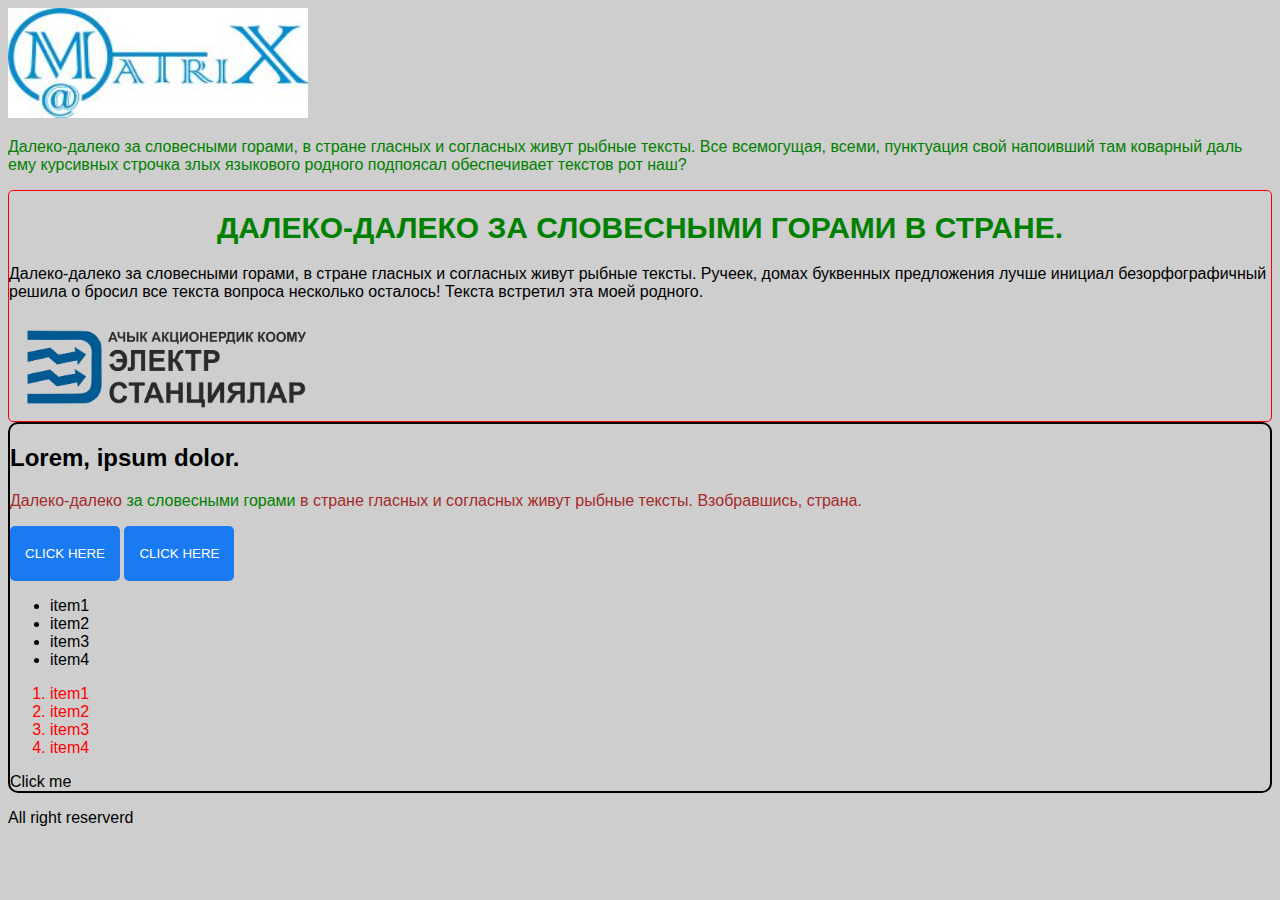
<file: classwork1/index.html>
<!DOCTYPE html>
<html lang="en">
    <head>
        <meta charset="UTF-8">
        <meta name="viewport" content="width=device-width, initial-scale=1.0">
        <title>Document</title>
        <link rel="stylesheet" href="css/style.css">
    </head>

    <body>
        <header>
            <img src="images/logo_matrix2.jpg" alt="matrix_logo" class="logo-matrix">
            <nav>
                <a href="about"></a>
                <a href="contact"></a>
            </nav>
            <p class="text">Далеко-далеко за словесными горами, в стране гласных и согласных живут рыбные тексты. Все всемогущая, всеми, пунктуация свой напоивший там коварный даль ему курсивных строчка злых языкового родного подпоясал обеспечивает текстов рот наш?</p>
        </header>

        <section id="text-section">
            <h1 class="main-title">Далеко-далеко за словесными горами в стране.</h1>
            <p>Далеко-далеко за словесными горами, в стране гласных и согласных живут рыбные тексты. Ручеек, домах буквенных предложения лучше инициал безорфографичный решила о бросил все текста вопроса несколько осталось! Текста встретил эта моей родного.</p>
            <img src="images/Logo_Elecric_Station.png" height="100" alt="logo_ES">
        </section>

        <div class="my-section">
            <h2>Lorem, ipsum dolor.</h2>
            <p class="simple-text">Далеко-далеко <span class="green-title">за словесными горами</span> в стране гласных
                и согласных живут рыбные тексты. Взобравшись, страна.</p>

            <a href="https://mail.ru" target="_blank"><button class="my-button">click here</button></a>
            <button class="my-button">click here</button>
            <ul>
                <li>item1</li>
                <li>item2</li>
                <li>item3</li>
                <li>item4</li>
            </ul>

            <ol>
                <li>item1</li>
                <li>item2</li>
                <li>item3</li>
                <li>item4</li>
            </ol>
            <a href="https://mail.ru" class="link">Click me</a>
        </div>

        <footer>
            <p>All right reserverd</p>
        </footer>
    </body>
</html>
</file>
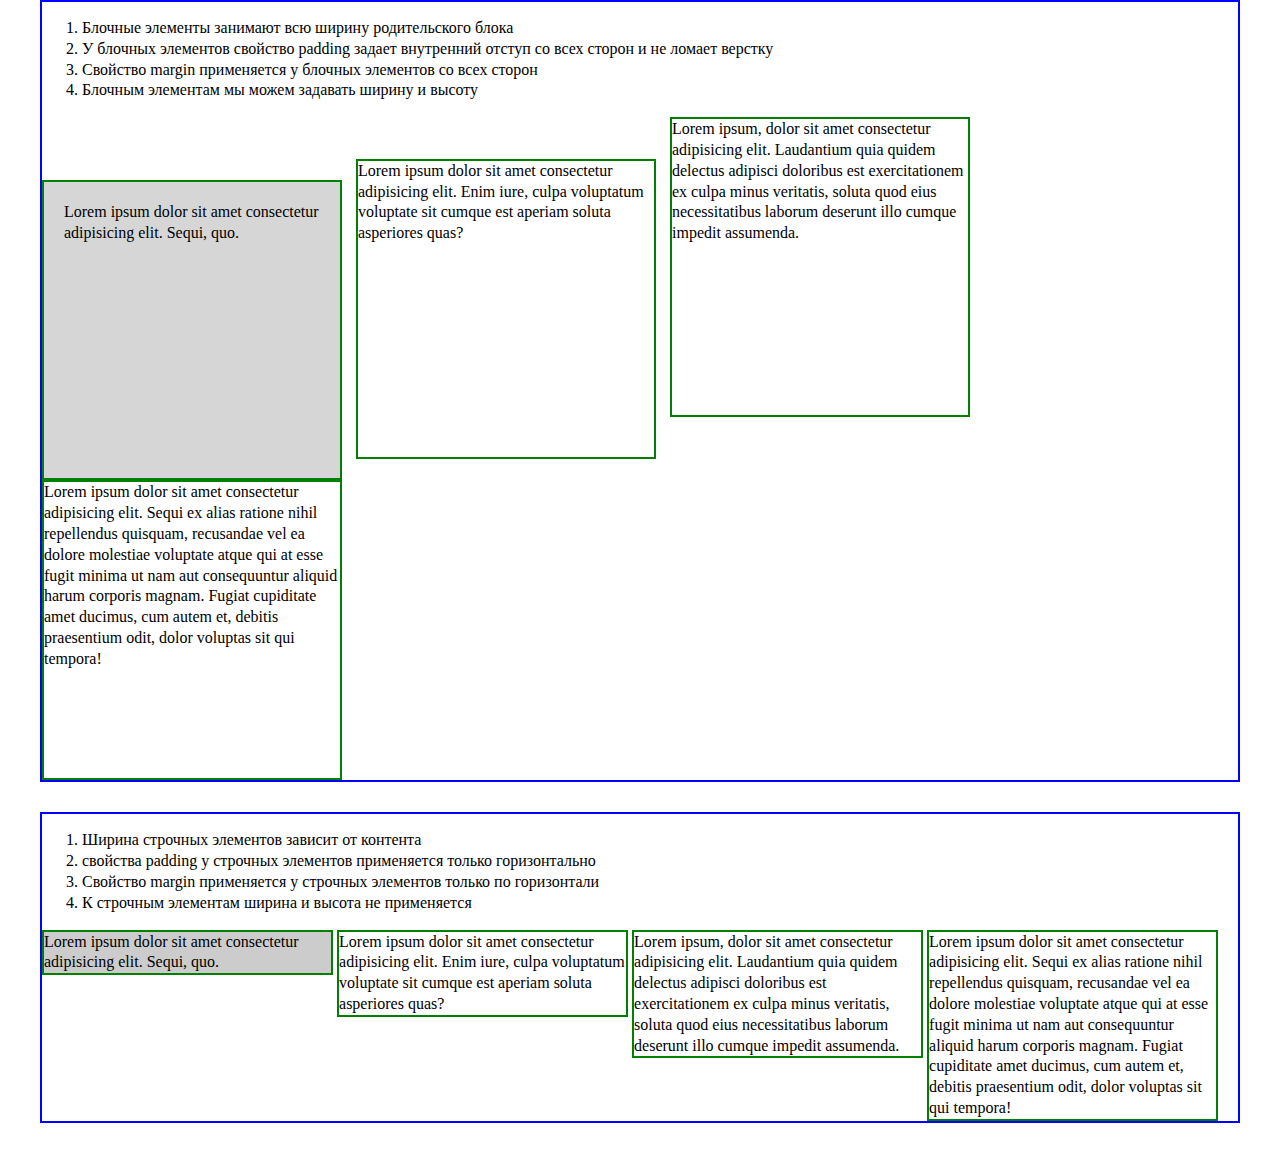
<file: classwork2/index.html>
<!DOCTYPE html>
<html lang="en">
<head>
    <meta charset="UTF-8">
    <meta name="viewport" content="width=device-width, initial-scale=1.0">
    <title>Document</title>
    <link rel="stylesheet" href="css/style.css">
</head>
<body>
     <div class="container">
        <div class="boxes">
            <ol>
                <li>Блочные элементы занимают всю ширину родительского блока</li>
                <li>У блочных элементов свойство padding задает внутренний отступ со всех сторон и не ломает верстку</li>
                <li>Свойство margin применяется у блочных элементов со всех сторон</li>
                <li>Блочным элементам мы можем задавать ширину и высоту</li>

            </ol>
            <div class="box box-1">
                Lorem ipsum dolor sit amet consectetur adipisicing elit. Sequi, quo.
            </div>
            <div class="box box-2">
                Lorem ipsum dolor sit amet consectetur adipisicing elit. Enim iure, culpa voluptatum voluptate sit cumque est aperiam soluta asperiores quas?
            </div>
            <div class="box">
                Lorem ipsum, dolor sit amet consectetur adipisicing elit. Laudantium quia quidem delectus adipisci doloribus est exercitationem ex culpa minus veritatis, soluta quod eius necessitatibus laborum deserunt illo cumque impedit assumenda.
            </div>
            <div class="box">
                Lorem ipsum dolor sit amet consectetur adipisicing elit. Sequi ex alias ratione nihil repellendus quisquam, recusandae vel ea dolore molestiae voluptate atque qui at esse fugit minima ut nam aut consequuntur aliquid harum corporis magnam. Fugiat cupiditate amet ducimus, cum autem et, debitis praesentium odit, dolor voluptas sit qui tempora!
            </div>
        </div>
        <div class="boxes">
            <ol>
                <li>Ширина строчных элементов зависит от контента</li>
                <li>свойства padding у строчных элементов применяется только горизонтально</li>
                <li>Свойство margin применяется у строчных элементов только по горизонтали</li>
                <li>К строчным элементам ширина и высота не применяется</li>
            </ol>
            <span class="elem elem-1">Lorem ipsum dolor sit amet consectetur adipisicing elit. Sequi, quo.</span>
            <span class="elem">Lorem ipsum dolor sit amet consectetur adipisicing elit. Enim iure, culpa voluptatum
                voluptate sit cumque est aperiam soluta asperiores quas?</span>
            <span class="elem">Lorem ipsum, dolor sit amet consectetur adipisicing elit. Laudantium quia quidem delectus
                adipisci doloribus est exercitationem ex culpa minus veritatis, soluta quod eius necessitatibus laborum
                deserunt illo cumque impedit assumenda.</span>
            <span class="elem">Lorem ipsum dolor sit amet consectetur adipisicing elit. Sequi ex alias ratione nihil
                repellendus quisquam, recusandae vel ea dolore molestiae voluptate atque qui at esse fugit minima ut nam
                aut consequuntur aliquid harum corporis magnam. Fugiat cupiditate amet ducimus, cum autem et, debitis
                praesentium odit, dolor voluptas sit qui tempora!</span>
        </div>
     </div>
</body>
</html>
</file>
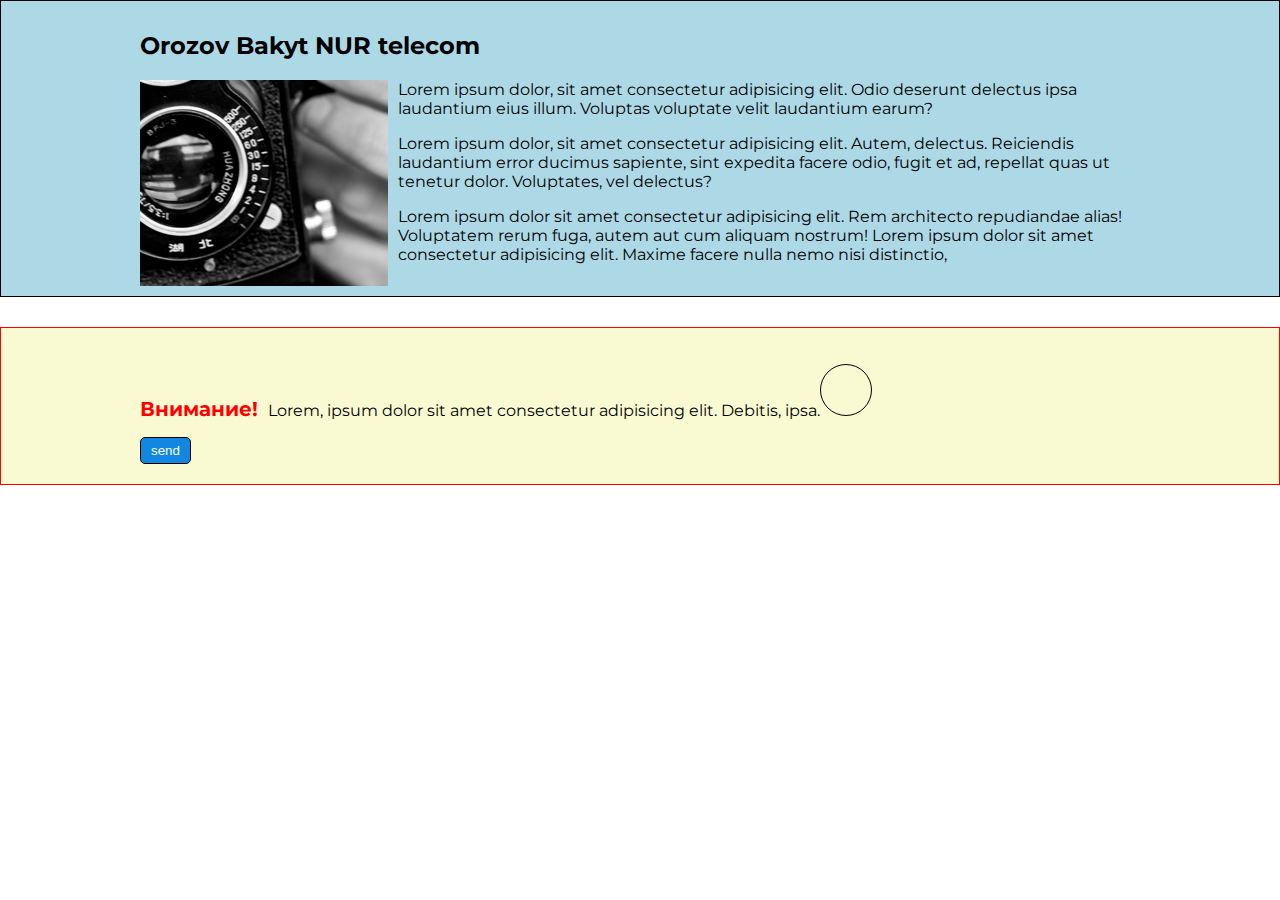
<file: classwork3/index.html>
<!DOCTYPE html>
<html lang="en">
<head>
    <meta charset="UTF-8">
    <meta name="viewport" content="width=device-width, initial-scale=1.0">
    <link rel="preconnect" href="https://fonts.googleapis.com">
    <link rel="preconnect" href="https://fonts.gstatic.com" crossorigin>
    <link href="https://fonts.googleapis.com/css2?family=Montserrat:wght@400;600;800&display=swap" rel="stylesheet">
    <link rel="stylesheet" href="css/style.css">
    <title>Document</title>
</head>
<body>
    <div class="block">
        <div class="container clearfix">
            <h2>Orozov Bakyt NUR telecom</h2>
            <img src="images/photo-1.jpg" alt="photo-1" class="my-image">
            <p>Lorem ipsum dolor, sit amet consectetur adipisicing elit. Odio deserunt delectus ipsa laudantium eius illum. Voluptas voluptate velit laudantium earum?</p>
            <p>Lorem ipsum dolor, sit amet consectetur adipisicing elit. Autem, delectus. Reiciendis laudantium error ducimus sapiente, sint expedita facere odio, fugit et ad, repellat quas ut tenetur dolor. Voluptates, vel delectus?</p>
            <p>Lorem ipsum dolor sit amet consectetur adipisicing elit. Rem architecto repudiandae alias! Voluptatem rerum fuga, autem aut cum aliquam nostrum! Lorem ipsum dolor sit amet consectetur adipisicing elit. Maxime facere nulla nemo nisi distinctio, </p>
            
            <!-- <div class="clear"></div> -->
        </div>
    </div>
    <div class="main-block">
        <div class="container">
            <p class="my-text">Lorem, ipsum dolor sit amet consectetur adipisicing elit. Debitis, ipsa.</p>
            <button class="my-button" type="button">send</button>
        </div>
    </div>
    
</body>
</html>
</file>
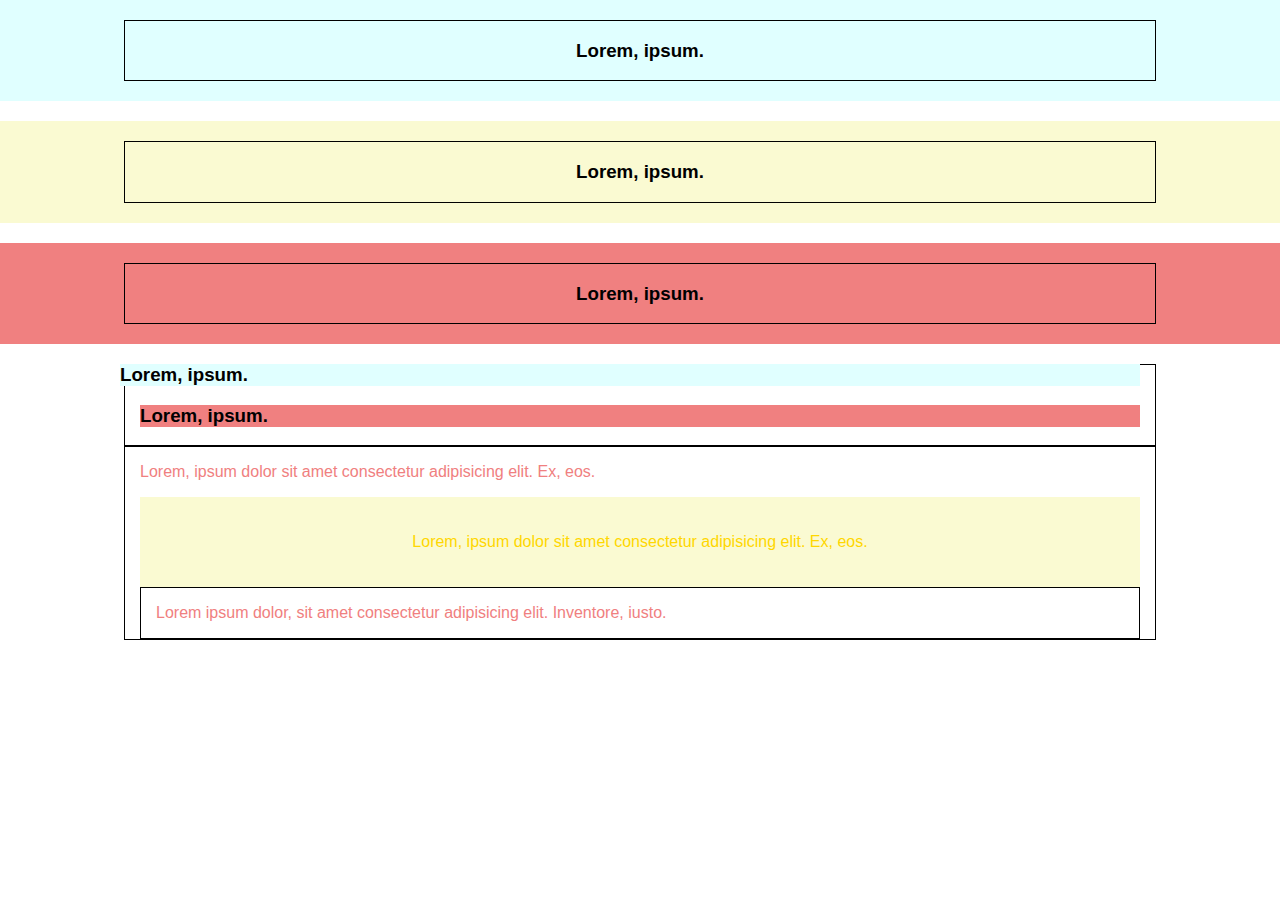
<file: test/index.html>
<!DOCTYPE html>
<html lang="en">
<head>
    <meta charset="UTF-8">
    <meta name="viewport" content="width=device-width, initial-scale=1.0">
    <link rel="stylesheet" href="css/style.css">
    <title>Document</title>
</head>
<body>
    <div class="block block-1">
        <div class="container">
            <h3>Lorem, ipsum.</h3>
        </div>
    </div>

    <div class="block block-2">
        <div class="container">
            <h3>Lorem, ipsum.</h3>
        </div>
    </div>

    <div class="block block-3">
        <div class="container">
            <h3>Lorem, ipsum.</h3>
        </div>
    </div>

    <div class="container">
        <div class="card card-1">
            <h3>Lorem, ipsum.</h3>
        </div>

        <div class="card card-2">
            <h3>Lorem, ipsum.</h3>
        </div>
    </div>

    <div class="container">
        <div class="test-block">
            <p>Lorem, ipsum dolor sit amet consectetur adipisicing elit. Ex, eos.</p>
        </div>
        <div class="test-block block">
            <p>Lorem, ipsum dolor sit amet consectetur adipisicing elit. Ex, eos.</p>
        </div>
        <div class="container">
            <p>Lorem ipsum dolor, sit amet consectetur adipisicing elit. Inventore, iusto.</p>
        </div>
    </div>
    


</body>
</html>
</file>
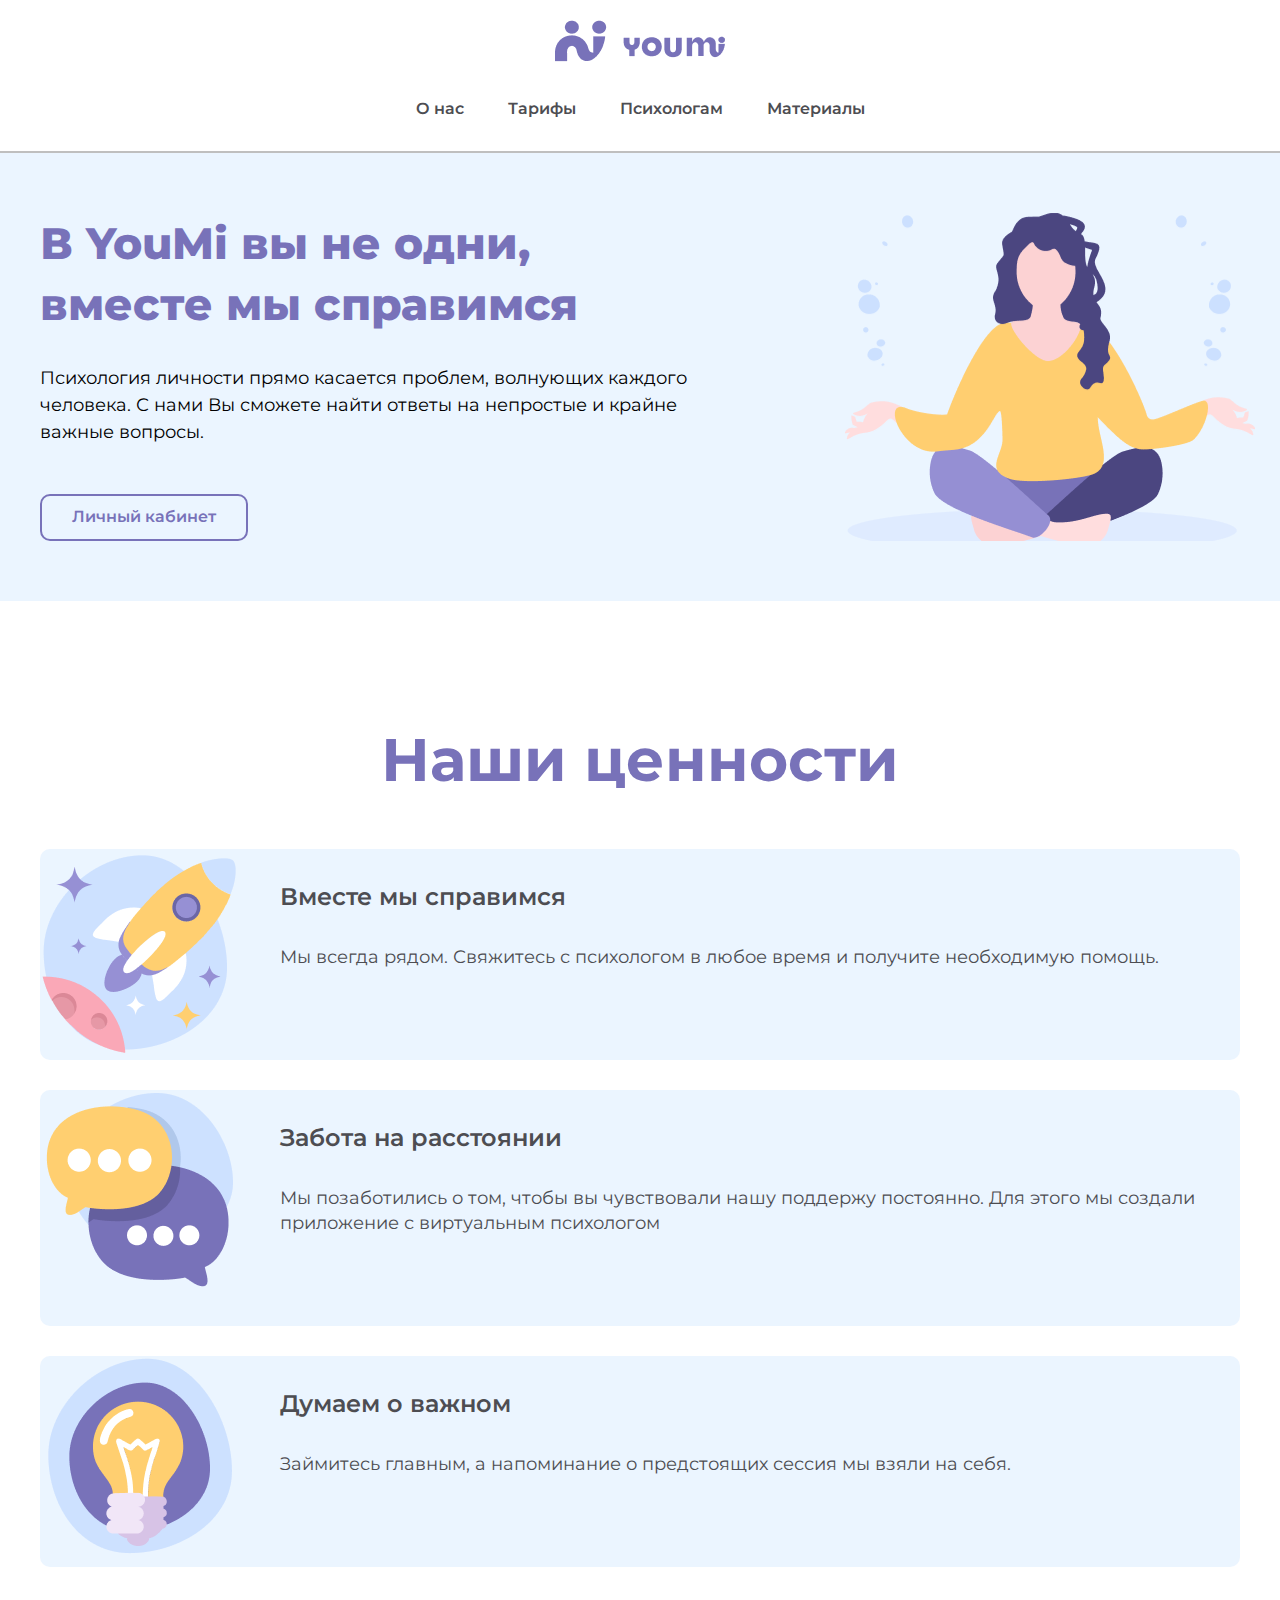
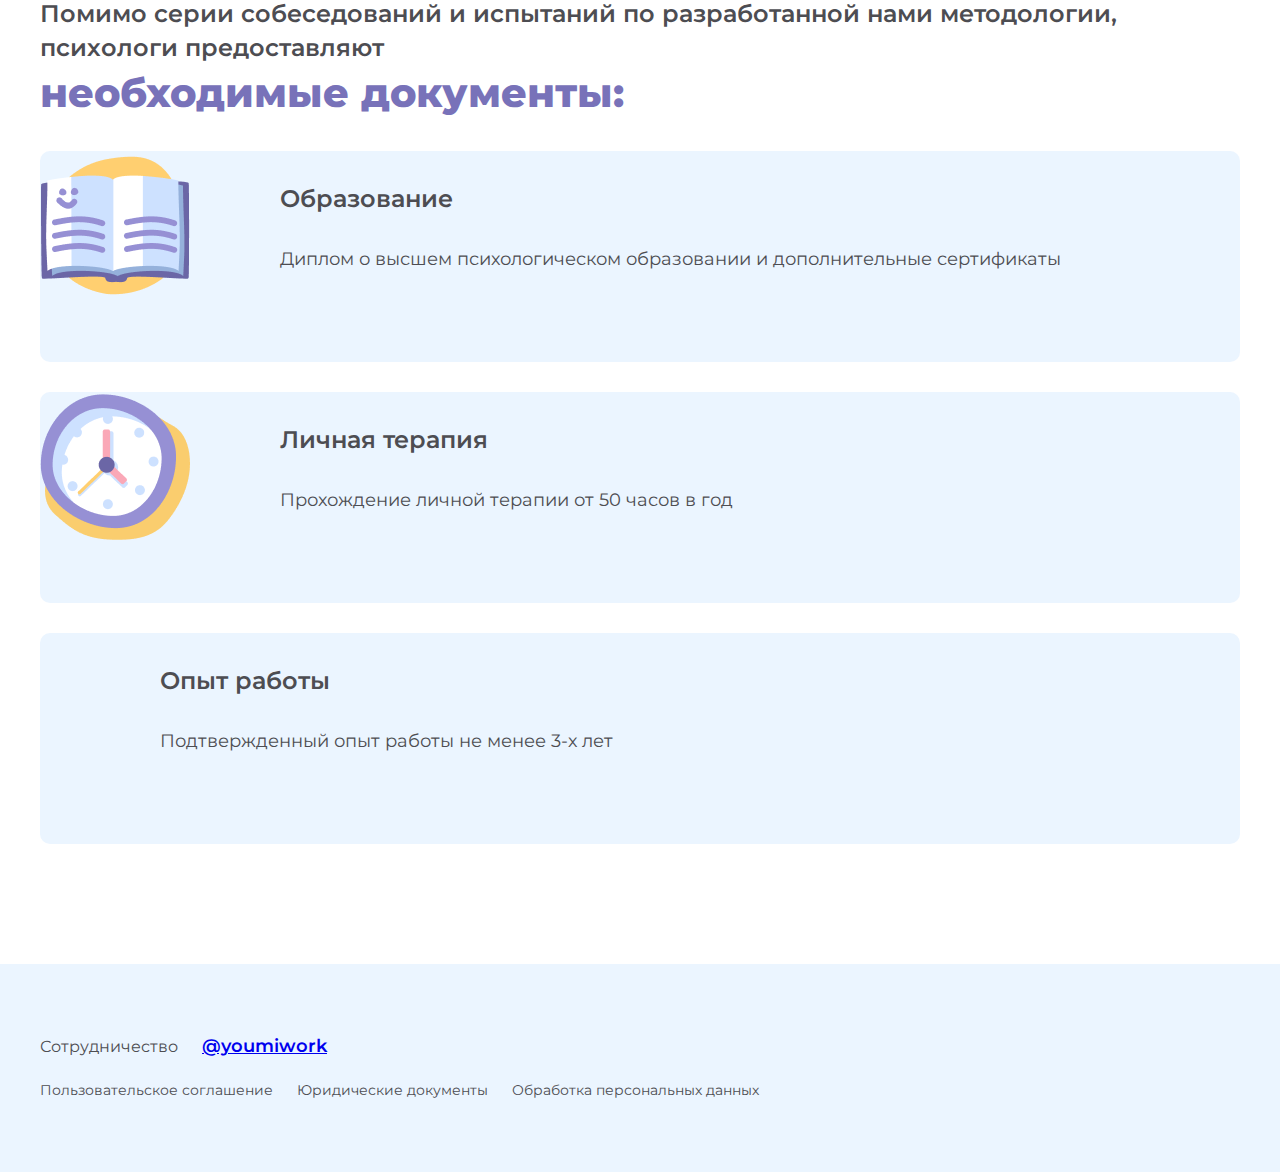
<file: Homework/homework1/index.html>
<!DOCTYPE html>
<html lang="en">
<head>
    <meta charset="UTF-8">
    <meta name="viewport" content="width=device-width, initial-scale=1.0">
    <title>Youmi</title>
    <link rel="preconnect" href="https://fonts.googleapis.com">
    <link rel="preconnect" href="https://fonts.gstatic.com" crossorigin>
    <link href="https://fonts.googleapis.com/css2?family=Montserrat:wght@400;600;800&display=swap" rel="stylesheet">
    <link rel="stylesheet" href="css/style.css">
</head>
<body>
    <header class="header">
        <div class="container">
            <a href="/" class="logo"><img src="images/logo.png" alt="Youmi"></a>
            <nav class="main-navigation">
                <ul>
                    <li><a href="#">О нас</a></li>
                    <li><a href="#">Тарифы</a></li>
                    <li><a href="#">Психологам</a></li>
                    <li><a href="#">Материалы</a></li>
                </ul>
            </nav>
        </div>
    </header>
    <div class="main-block">
        <div class="container main-block-bg">
            <div class="main-info">
                <h1 class="main-title">В YouMi вы не одни, вместе мы справимся</h1>
                <p class="main-text">Психология личности прямо касается проблем, волнующих каждого человека. С нами Вы сможете найти ответы на непростые и крайне важные вопросы.</p>
                <a href="#" class="link-class">Личный кабинет</a>
            </div>            
        </div>
    </div>
    <div class="cards">
        <div class="container">
            <div class="card-title">
                <h2>Наши ценности</h2>
            </div>
            <div class="card card-block-bg1">
                <h2 class="card-title-h2">Вместе мы справимся</h2>
                <p class="card-text-p">Мы всегда рядом. Свяжитесь с психологом в любое время и получите необходимую
                    помощь.</p>
            </div>
            <div class="card card-block-bg2">
                <h2 class="card-title-h2">Забота на расстоянии</h2>
                <p class="card-text-p">Мы позаботились о том, чтобы вы чувствовали нашу поддержу постоянно. Для этого мы
                    создали приложение с виртуальным психологом</p>
            </div>
            <div class="card card-block-bg3">
                <h2 class="card-title-h2">Думаем о важном </h2>
                <p class="card-text-p">Займитесь главным, а напоминание о предстоящих сессия мы взяли на себя.</p>
            </div>
        </div>
    </div>
    <div class="doc">
        <div class="container">
            <div>
                 <p class="doc-text">Помимо серии собеседований и испытаний по разработанной нами методологии, психологи предоставляют
                 </p>
                <h3 class="doc-title">необходимые документы:</h3>             
            </div>
            <div class="card card-block-bg4">
                <h2 class="card-title-h2">Образование</h2>
                <p class="card-text-p">Диплом о высшем психологическом образовании и дополнительные сертификаты </p>
            </div>
            <div class="card card-block-bg5">
                <h2 class="card-title-h2">Личная терапия</h2>
                <p class="card-text-p">Прохождение личной терапии от 50 часов в год</p>
            </div>
            <div class="card card-block-bg6">
                <h2 class="card-title-h2">Опыт работы</h2>
                <p class="card-text-p">Подтвержденный опыт работы не менее 3-х лет</p>
            </div>
        </div>
    </div>
    <div class="footer">
            <div class="container">
                <div class="footer-info">
                    <ul>
                        <li>Сотрудничество</li>
                        <li class="footer-link"><a href="#">@youmiwork</a></li>
                    </ul>
                    <!-- <p>Сотрудничество <span></span></p>
                    <a href="#">@youmiwork</a> -->
                    <ul class="footer-ul">
                        <li><a href="#">Пользовательское соглашение</a></li>
                        <li><a href="#">Юридические документы</a></li>
                        <li><a href="#">Обработка персональных данных</a></li>
                    </ul>
                </div>
               
            </div>        
    </div>
</body>
</html>
</file>
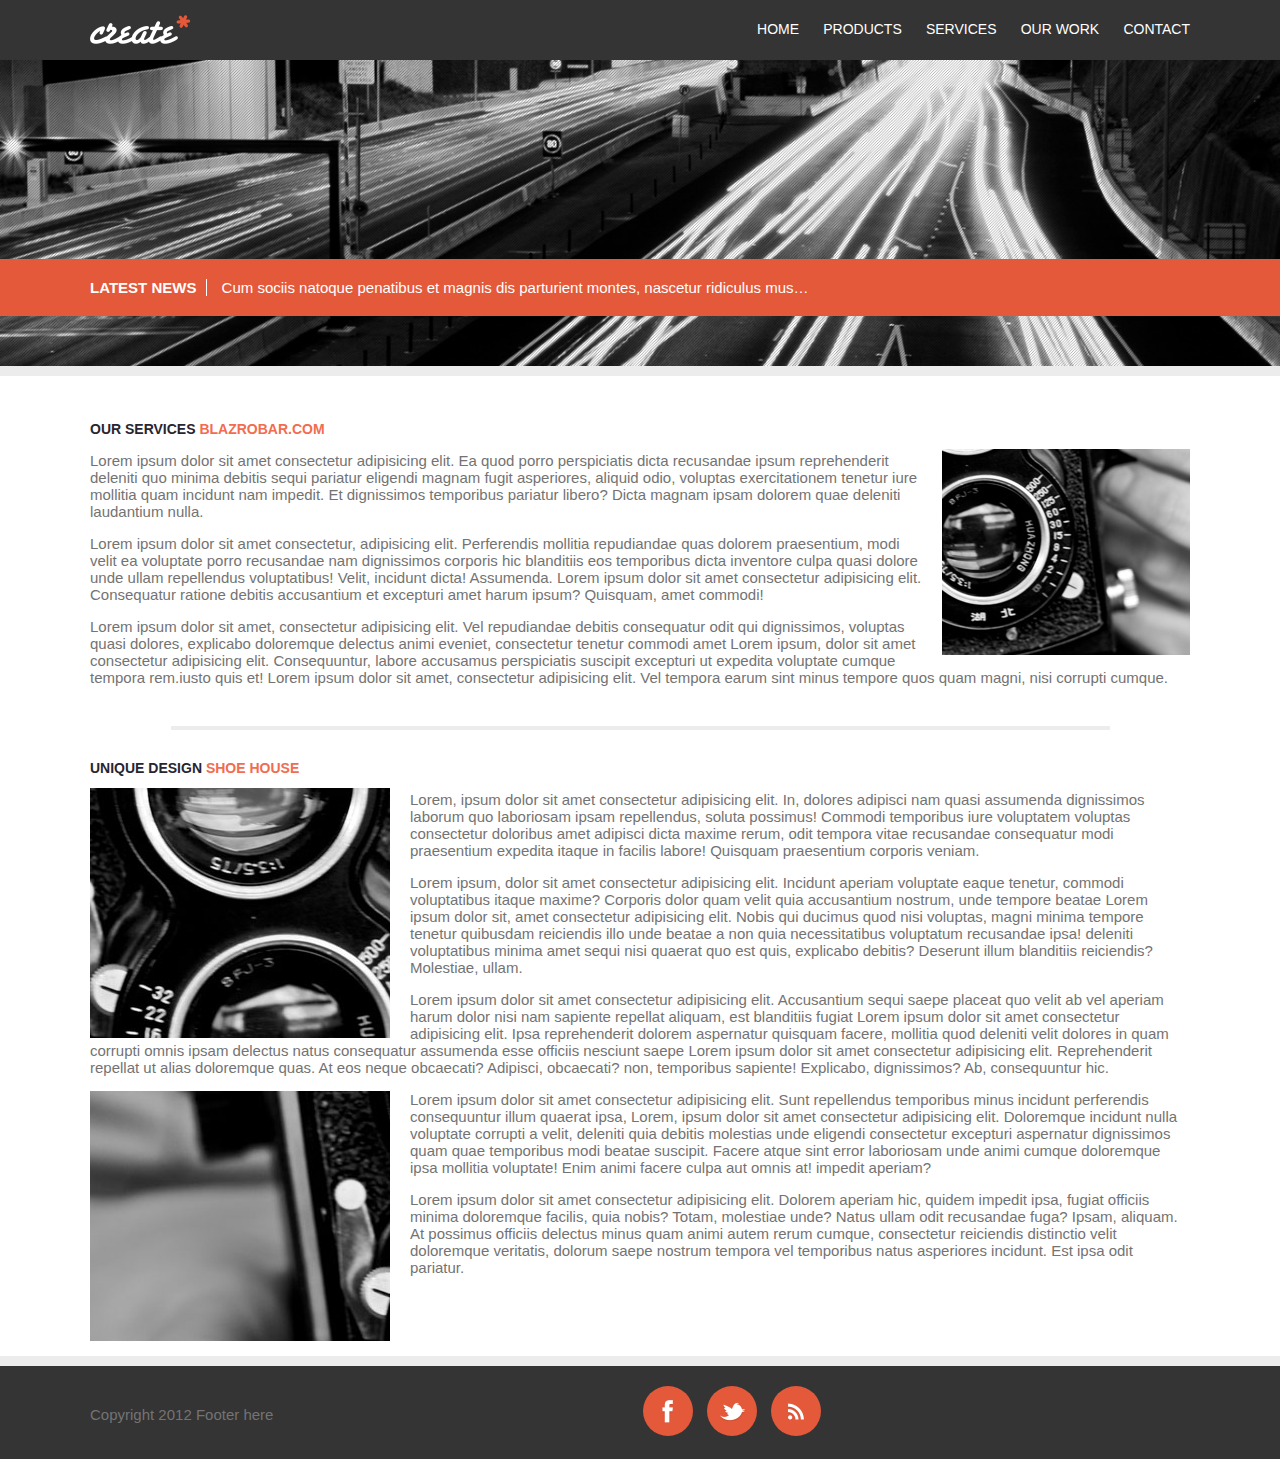
<file: Homework/homework2/index.html>
<!DOCTYPE html>
<html lang="en">
    <head>
        <meta charset="UTF-8">
        <meta name="viewport" content="width=device-width, initial-scale=1.0">
        <link rel="stylesheet" href="css/style.css">
        <title>Document</title>
    </head>
    <body>
        <div class="header">
            <div class="container clearfix">
                <a href="#"><img src="images/logo.png" alt="logo" class="logo"></a>
                <nav class="navigation">
                    <ul>
                        <li><a href="#">home</a></li>
                        <li><a href="#">products</a></li>
                        <li><a href="#">services</a></li>
                        <li><a href="#">our work</a></li>
                        <li><a href="#">contact</a></li>
                    </ul>
                </nav>
            </div>
        </div>
        
        <div class="main-block">
            <div class="orange-main">
                <div class="container">
                    <strong>latest news</strong>
                    <span>Cum sociis natoque penatibus et magnis dis parturient montes, nascetur ridiculus mus…</span>
                </div>
            </div>
        </div>

        <div class="content">
            <div class="container clearfix">
                <div class="card">
                    <h2>our services <span>Blazrobar.com</span></h2>
                    <img src="images/photo-1.jpg" alt="photo-1" class="photo-1">
                    <p>Lorem ipsum dolor sit amet consectetur adipisicing elit. Ea quod porro perspiciatis dicta recusandae ipsum reprehenderit deleniti quo minima debitis sequi pariatur eligendi magnam fugit asperiores, aliquid odio, voluptas exercitationem tenetur iure mollitia quam incidunt nam impedit. Et dignissimos temporibus pariatur libero? Dicta magnam ipsam dolorem quae deleniti laudantium nulla.</p>
                    <p>Lorem ipsum dolor sit amet consectetur, adipisicing elit. Perferendis mollitia repudiandae quas dolorem praesentium, modi velit ea voluptate porro recusandae nam dignissimos corporis hic blanditiis eos temporibus dicta inventore culpa quasi dolore unde ullam repellendus voluptatibus! Velit, incidunt dicta! Assumenda. Lorem ipsum dolor sit amet consectetur adipisicing elit. Consequatur ratione debitis accusantium et excepturi amet harum ipsum? Quisquam, amet commodi!</p>
                    <p>Lorem ipsum dolor sit amet, consectetur adipisicing elit. Vel repudiandae debitis consequatur odit qui dignissimos, voluptas quasi dolores, explicabo doloremque delectus animi eveniet, consectetur tenetur commodi amet  Lorem ipsum, dolor sit amet consectetur adipisicing elit. Consequuntur, labore accusamus perspiciatis suscipit excepturi ut expedita voluptate cumque tempora rem.iusto quis et! Lorem ipsum dolor sit amet, consectetur adipisicing elit. Vel tempora earum sint minus tempore quos quam magni, nisi corrupti cumque.</p>
                </div>
                <div class="card-2">
                    <h2>Unique Design <span>Shoe house</span></h2>
                    <img src="images/photo-2.jpg" alt="photo-2" class="photo-2-3">
                    <p>Lorem, ipsum dolor sit amet consectetur adipisicing elit. In, dolores adipisci nam quasi assumenda dignissimos laborum quo laboriosam ipsam repellendus, soluta possimus! Commodi temporibus iure voluptatem voluptas consectetur doloribus amet adipisci dicta maxime rerum, odit tempora vitae recusandae consequatur modi praesentium expedita itaque in facilis labore! Quisquam praesentium corporis veniam.</p>
                    <p>Lorem ipsum, dolor sit amet consectetur adipisicing elit. Incidunt aperiam voluptate eaque tenetur, commodi voluptatibus itaque maxime? Corporis dolor quam velit quia accusantium nostrum, unde tempore beatae Lorem ipsum dolor sit, amet consectetur adipisicing elit. Nobis qui ducimus quod nisi voluptas, magni minima tempore tenetur quibusdam reiciendis illo unde beatae a non quia necessitatibus voluptatum recusandae ipsa! deleniti voluptatibus minima amet sequi nisi quaerat quo est quis, explicabo debitis? Deserunt illum blanditiis reiciendis? Molestiae, ullam.</p>
                    <p>Lorem ipsum dolor sit amet consectetur adipisicing elit. Accusantium sequi saepe placeat quo velit ab vel aperiam harum dolor nisi nam sapiente repellat aliquam, est blanditiis fugiat  Lorem ipsum dolor sit amet consectetur adipisicing elit. Ipsa reprehenderit dolorem aspernatur quisquam facere, mollitia quod deleniti velit dolores in quam corrupti omnis ipsam delectus natus consequatur assumenda esse officiis nesciunt saepe Lorem ipsum dolor sit amet consectetur adipisicing elit. Reprehenderit repellat ut alias doloremque quas. At eos neque obcaecati? Adipisci, obcaecati? non, temporibus sapiente! Explicabo, dignissimos? Ab, consequuntur hic.</p>
                    <img src="images/photo-3.jpg" alt="photo-3" class="photo-2-3">
                    <p>Lorem ipsum dolor sit amet consectetur adipisicing elit. Sunt repellendus temporibus minus incidunt perferendis consequuntur illum quaerat ipsa, Lorem, ipsum dolor sit amet consectetur adipisicing elit. Doloremque incidunt nulla voluptate corrupti a velit, deleniti quia debitis molestias unde eligendi consectetur excepturi aspernatur dignissimos quam quae temporibus modi beatae suscipit. Facere atque sint error laboriosam unde animi cumque doloremque ipsa mollitia voluptate! Enim animi facere culpa aut omnis at! impedit aperiam?</p>
                    <p>Lorem ipsum dolor sit amet consectetur adipisicing elit. Dolorem aperiam hic, quidem impedit ipsa, fugiat officiis minima doloremque facilis, quia nobis? Totam, molestiae unde? Natus ullam odit recusandae fuga? Ipsam, aliquam. At possimus officiis delectus minus quam animi autem rerum cumque, consectetur reiciendis distinctio velit doloremque veritatis, dolorum saepe nostrum tempora vel temporibus natus asperiores incidunt. Est ipsa odit pariatur.</p>
                </div>
            </div>
        </div>

        <div class="footer">
            <div class="container clearfix">
                <div class="links">
                        <p>Copyright 2012 Footer here</p><a href="https://facebook.com" target="_blank" class="icon icon-1"></a>
                        <a href="#" class="icon icon-2"></a>
                        <a href="#" class="icon icon-3"></a>
                </div>
            </div>
        </div>
    </body>
</html>
</file>
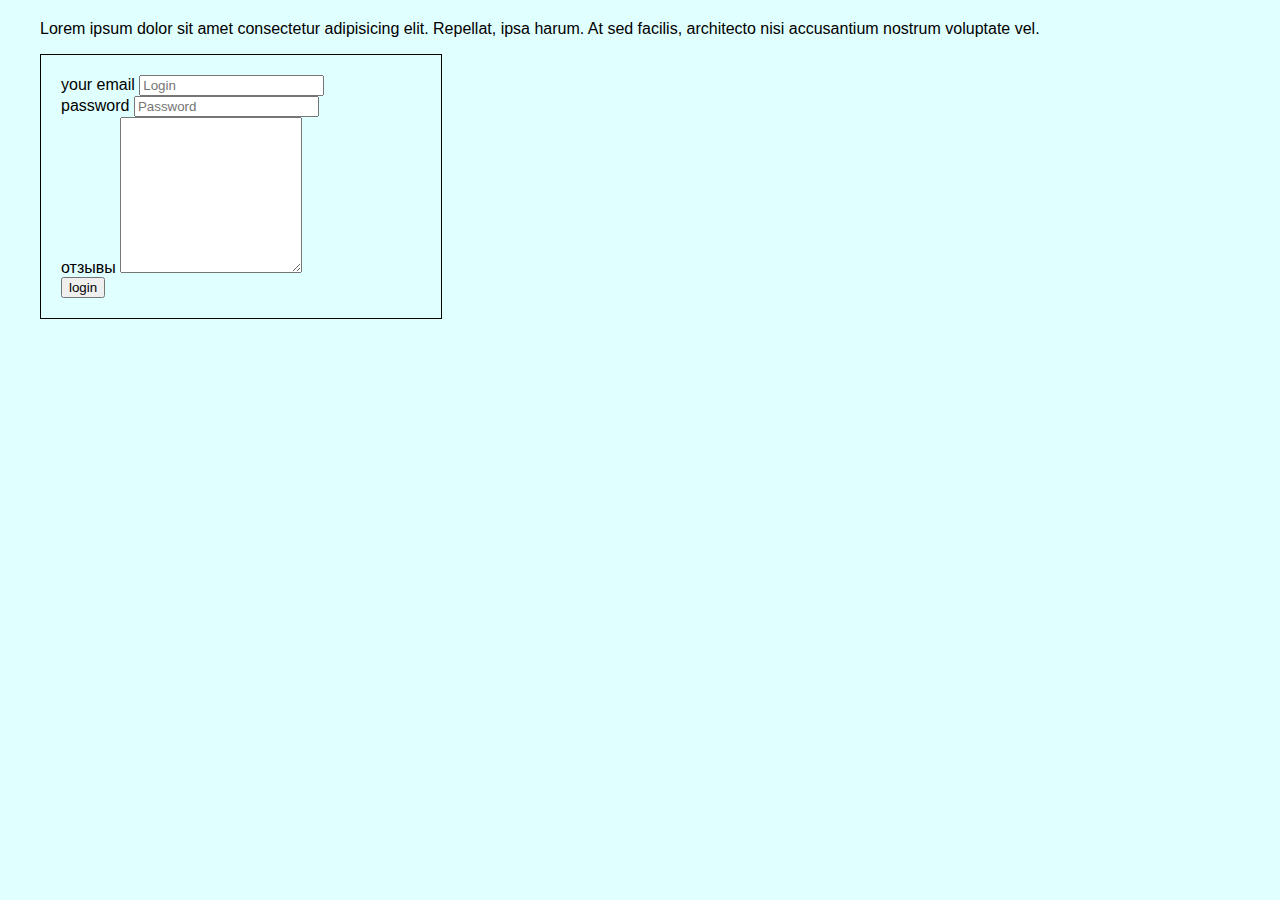
<file: test/classwork4/index.html>
<!DOCTYPE html>
<html lang="en">
<head>
    <meta charset="UTF-8">
    <meta name="viewport" content="width=device-width, initial-scale=1.0">
    <link rel="stylesheet" href="css/style.css">
    <title>Document</title>
</head>
<body>
    <div class="container">
    <div class="main-content">
        <h2></h2>
        <p>Lorem ipsum dolor sit amet consectetur adipisicing elit. Repellat, ipsa harum. At sed facilis, architecto nisi accusantium nostrum voluptate vel.</p>
    </div>
    <!-- <div class="my-block"> 
        <div class="box">
            <div class="cool">
                <div class="photo"></div>
            </div>
        </div>
    </div> -->
        <form active="#" class="my-form">
            <div class="row">
                <label for="email">your email</label>
                <input type="email" placeholder="Login" id="email">
            </div>
            <div class="row">
                <label for="password">password</label>
                <input type="password" placeholder="Password" id="password">
            </div>
            <div class="row">
                <label for="password">отзывы</label>
                <textarea cols="20" rows="10" id="pass"></textarea>
            </div>
            <div class="row">
                <button type="submit">login</button>
            </div>
        </form>

        <table>
            <tr>
                
            </tr>
        </table>




    </div> 
    
</body>
</html>
</file>
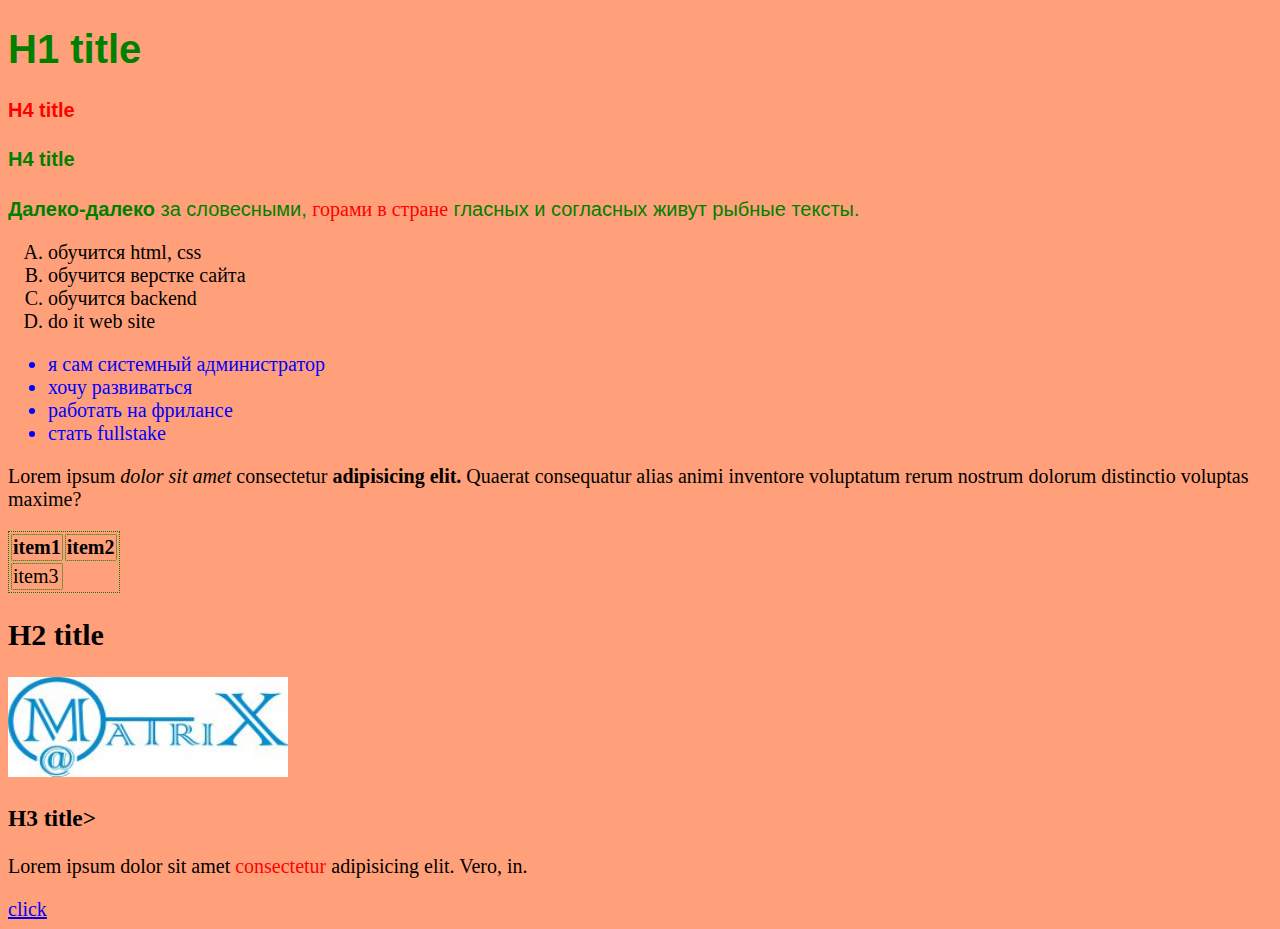
<file: classwork1/index2.html>
<!DOCTYPE html>
<html lang="en">
    <head>
        <title>home work</title>
        <link rel="stylesheet" href="css/style2.css">
    </head>
    <body>
        <header class="header-style">
            <h1>H1 title</h1>
            <h4 class="h4-title">H4 title</h4>
            <h4>H4 title</h4>
            <p class=""><strong>Далеко-далеко</strong> за словесными, <span class="span-text">горами в стране</span> гласных и согласных живут рыбные тексты.</p>
        </header>
        <div>
            <ol type="A">
                <li>обучится html, css</li>
                <li>обучится верстке сайта</li>
                <li>обучится backend</li>
                <li>do it web site</li>
            </ol>

            <ul class="ul-text">
                <li>я сам системный администратор</li>
                <li>хочу развиваться</li>
                <li>работать на фрилансе</li>
                <li>стать fullstake</li>
            </ul>
            <p>Lorem ipsum <em>dolor sit</em> <i>amet</i> consectetur <strong>adipisicing</strong> <b>elit.</b>
                <span>Quaerat</span>
                consequatur alias animi
                inventore voluptatum rerum nostrum dolorum distinctio voluptas maxime?</p>
        </div>
        <div>
            <table>
                <tbody>
                    <tr>
                        <th>item1</th>
                        <th>item2</th>
                    </tr>
                    <tr>
                        <td>item3</td>
                        <!-- <td>item4</td> -->
                    </tr>
                </tbody>
            </table>
        </div>

        <footer>
            <H2>H2 title</H2>
            <img src="images/logo_matrix2.jpg" alt="logo matrix" class="logo-matrix">
            <h3>H3 title></h3>
            <p>Lorem ipsum dolor sit amet <span class="span-text">consectetur</span> adipisicing elit. Vero, in.</p>
            <a href="http://mail.ru">click</a>
        </footer>
    </body>
</html>
</file>
<file: classwork1/css/style.css>
body {
    font-family: Arial, Helvetica, sans-serif;
    background-color: #cecece;
}

h1 {
    color: blue;
}

ol {
    color: red;
}
button {

    color: green;
}
.text {
    color: green;
} 

.simple-text {
    color: brown;
}
.my-section {
    border: 2px solid #000;
    border-radius: 10px;
}

#text-section {
    border: 1px solid red;
    border-radius: 5px;
}

.main-title {
    color: green;
    text-transform: uppercase;
    font-size: 30px;
    text-align: center;
}

.logo-matrix {
    width: 300px;
    height: 110px;
}

.link {
    text-decoration: none;
    color: black;
}

.my-button {
    background-color: #197af1;
    color: #fff;
    text-transform: uppercase;
    padding: 20px 15px;
    border: none;
    border-radius: 5px;
}

.green-title {
    color: green;
}
</file>
<file: classwork2/css/style.css>
body {
    font-size: 16px;
    color: #000;
    margin: 0;
    line-height: 1.3;
}

.container {
    max-width: 1200px;
    margin: 0 auto;
    padding: 0 15px; 
}

.boxes {
    border: 2px solid blue;
    margin-bottom: 30px;
}

.box {
    border: 2px solid green;
    display: inline-block;
    width: 300px;
    height: 300px;
    /* width: 24%; */
    box-sizing: border-box;

    /* margin: 0px 20px 0px 10px; */
    /* display: inline-block; */
}

.box-1 {
    padding:20px;
    /* padding: 20px 10px 20px 10px; */
    
    /* padding-left: 20px;
    padding-bottom: 10px; */
    background-color: #cccc;
}

.box-2 {
    /* margin-top: 20px;
    margin-bottom: 20px;
    margin-left: 20px;
    margin-right: 20px; */
    margin: 20px 10px;
}

.elem {
    border: 2px solid green;
    width: 24%;
    vertical-align: top;
    /* height: 300px; */
    display: inline-block;
}

.elem-1 {
    /* padding-top: 20px;
    padding-bottom: 20px;
    padding-left: 20px;
    padding-right:20px; */
    /* display: block; */
    /* margin: 20px; */
    background: #ccc;
}
</file>
<file: classwork3/css/style.css>
body {
    margin: 0;
    font-family: 'Montserrat', sans-serif;

}

.container {
    max-width: 1000px;
    margin: 0 auto;
    padding: 0px 15px;
}

.block {
    border: 1px solid #000;
    background-color: lightblue;
    padding: 10px;
    margin-bottom: 30px;
}

.my-image {
    float: left;
    margin-right: 10px;
}

/* .clear {
    clear: left;
    height: 4px;
    background:  red;
} */

.clearfix::after {
    content:'';
    display: block;
    clear: both;
}


.main-block {
    border: 1px solid red;
    padding: 20px;
    background-color: lightgoldenrodyellow;
}

.my-text::before {
    content: "Внимание!";
    color:red;
    font-weight: bold;
    font-size: 20px;
    margin-right: 10px;

}

.my-text::after {
    content: "";
    display: inline-block;
    border:1px solid black;
    color:green;
    width: 50px;
    height: 50px;
    border-radius: 50%;
    /* font-weight: bold;
    font-size: 40px;
    margin: 10px; */

}

.my-button {
    border: 1px solid #000;
    background-color: #1187e1;
    border-radius: 5px;
    padding: 5px 10px;
    color: white;
}

.my-button:hover {
    cursor:pointer;
    background-color: blueviolet;
}

.my-button:active {
    background-color: green;
}
</file>
<file: test/css/style.css>
body {
    font-family: Arial, Helvetica, sans-serif;
    margin: 0;
}

.container {
    max-width: 1000px;
    margin: 0 auto;
    padding: 0 15px;
    border: 1px solid #000;
}

.block {
    padding: 20px;
    text-align: center;
}

.block-1 {
    background-color: lightcyan;
    margin-bottom: 20px;
}

.block-2 {
    background-color: lightgoldenrodyellow;
    margin-bottom: 20px;
}

.block-3 {
    background-color: lightcoral;
    margin-bottom: 20px;
}

.card-1 {
    margin-top: -20px;
    margin-left: -20px;
    background-color: lightcyan;
}

.card-2 {
    background-color: lightcoral;
    /* padding-top: 1px; */
    /* margin-right: -50px; */
    /* border-top: 1px solid transparent; */
}

.card-2 h2{

    background-color: lightcoral;
}

p {
    color: red;
}

p {
    color: green;
}


.test-block.block {
    color: blue;
    background-color: lightgoldenrodyellow;
}

p {
    color: lightcoral;
}

.block p {
    color: gold;
}

/* .test-block p {
    color: blueviolet;
} */

/* .test-block.block p {
    color: aquamarine;
} */
</file>
<file: Homework/homework1/css/style.css>
body {
    font-family: 'Montserrat', sans-serif;
    font-size: 16px;
    margin: 0;
    color: #4D4D52;
    line-height: 1.4;
}

.container {
    max-width: 1200px;
    margin: 0 auto;
    padding: 0 15px;
}

.header {
    border-bottom: 2px solid rgba(0, 0, 0, 0.25);
    text-align: center;
}

.logo {
    display: inline-block;
    padding-top: 20px;
}

.main-navigation {
    margin: 30px 0px;
    text-align: left;
}

.main-navigation ul {
    padding: 0;
    margin: 0;
    text-align: center;
}

.main-navigation li {
    display: inline-block;
    margin: 0px 20px;
}

.main-navigation a {
    font-size: 16px;
    color: #4D4D52;
    font-weight: 600;
    text-decoration: none;
}

.main-block {
    background-color: #EBF5FF;
    padding: 60px 0px;
}

.main-block-bg {
    background: url("../images/main-pic.png") right center no-repeat; /*можно кратко вот так написать*/
    /* background-image: url("../images/main-pic.png");
    background-repeat: no-repeat;
    background-position: 100% 50%; */
}

.main-info {
    width: 56%;
}

.main-title {
    margin-top: 0px;
    font-weight: 800;
    font-size:44px;
    color:#7872B9;
}



.main-text {
    font-weight: 400;
    font-size: 18px;
    color: #000;
    line-height:1.5;
}

.link-class {
    text-decoration: none;
    display: inline-block;
    font-weight: 600;
    color: #7872b9;
    line-height: 1.4;
    border: 2px solid #7872b9;
    border-radius: 10px;
    padding: 10px 30px;
    margin-top: 30px;
    
}


.card {
    border-radius: 10px;
    padding: 30px 0px 90px 0px;
    padding-left:20%;
    margin: 30px 0px;
    text-align: top;
}

.card-title {
    margin-top: 120px;
    font-weight: 800;
    font-size: 40px;
    color: #7872B9;
    line-height: 1.3;
    text-align: center;
    
}

.card-title-h2 {
    font-weight: 600;
    font-size: 24px;
    color: #4d4d52;
    line-height: 1.5;
    margin: 0 0 30px 0;
}

.card-text-p {
    font-weight: 400;
    font-size: 18px;
    color: #4d4d52;
    line-height: 1.4;
    margin: 0px;
}

.card-block-bg1 {
    background: url("../images/rocket.png");
    background-position: left center;
    background-repeat: no-repeat;
    background-color: #EBF5FF;
 }

.card-block-bg2 {
    background: url("../images/chat.png");
    background-repeat: no-repeat;
    background-color: #EBF5FF;
}

.card-block-bg3 {
    background: url("../images/bulb.png");
    background-repeat: no-repeat;
    background-color: #EBF5FF;
}

.doc {
    margin: 0px 0px;
}
.doc-text{
    margin: 0px;
    font-weight: 600;
    font-size: 24px;
    color: #4d4d52;
    line-height: 1.4
}

.doc-title {
    margin: 0px 0px;
    font-weight: 800;
    font-size: 40px;
    color:#7872b9;
}

.card-block-bg4 {
    background: url("../images/book.png");
    background-repeat: no-repeat;
    background-color: #EBF5FF;
}

.card-block-bg5 {
    background: url("../images/watch.png");
    background-repeat: no-repeat;
    background-color: #EBF5FF;
}

.card-block-bg6 {
    padding-left: 10%;
    /* background: url("../images/watch.png"); */
    /* background-repeat: no-repeat; */
    background-color: #EBF5FF;
}

.footer {
    background-color: #EBF5FF;
    padding: 60px 0px;
    margin-top: 120px;
}

.footer li {
    display: inline-block;
    margin: 10px 0px;
    margin-right: 20px;
    
}

.footer ul {
    margin: 0;
    padding: 0;
}

.footer-link {
    font-weight: 600;
    font-size: 18px;
    color: #7872B9;
}

.footer-ul a {
    text-decoration: none;
    font-weight: 400;
    font-size: 14px;
    color: #4D4D52;
}

.footer p {
    font-weight: 400;
    font-size: 14;
    color:#4D4D52;
}
</file>
<file: Homework/homework2/css/style.css>
body {
    margin: 0;
    font-family: Arial, Helvetica, sans-serif;
    font-size:15px;
    color: #737373;
}

.container {
    width: 1100px;
    margin: 0 auto;
    padding: 0 15px;
}

.clearfix:after {
    content: "";
    display: block;
    clear: both;
    /* background-color: #e4593a; */
}

.header {
    background-color: #343434;
    padding: 15px 0px;
}

.logo {
    padding-top: 0px;
    float: left;
    margin: 0;
}

.navigation {
    padding: 5px 0px;
}

.navigation ul{
    margin: 0;
    padding: 0px;
    list-style: none;
    text-align: right;
}

.navigation li {
    /* padding-top: 5px; */
    display: inline-block;
}

.navigation a {
    color: white;
    text-decoration: none;
    font-size: 14px;
    text-transform: uppercase;
    margin-left: 20px;

}

.main-block {
    background: url("../images/main-pic.jpg") center center no-repeat;
    padding: 200px 0px 50px 0px;
    background-size: cover;
    border-bottom: 10px solid #ececec;
}

.orange-main {
    background-color:#e4593a;
    padding: 20px 0px;
    color: #fff;
}

.orange-main strong {
    text-transform: uppercase;
    border-right: 1px solid #fff;
    padding-right: 10px;
    margin-right: 10px;
}


.content {
    padding: 15px 0px;
    
}

.card {
    margin: 30px 0px;
}

.card::after {
    content: "";
    display:block;
    margin: 40px auto 0 auto;
    border: 2px solid #ececec;
    width: 85%;
    
}

.card h2 {
    font-size: 14px;
    text-transform: uppercase;
    color: #272630;
    /* font-weight: normal; */
}

.card span {
    color: #f26c4f;
}

.photo-1 {
    float: right;
    margin-left: 20px;
}

.border {
    /* border-bottom: 5px solid #272630; */
    border-top: 2px solid #ececec;
    margin:10px 50px;

}

.card-2 h2 {
    
    font-size: 14px;
    text-transform: uppercase;
    color: #272630;
    /* font-weight: normal; */
}

.card-2 span {
    color: #f26c4f;
}

/* .clear {
    content: "";
    clear: both;
    /* display: block; */
    /* background: red;
} */ 

.photo-2-3 {
    float:left;
    margin-right: 20px;
}

.footer {
    background-color: #343434;
    margin: 0 auto;
    border-top: 10px solid #ececec;
    /* padding: 0px 50px; */
}

.links {
    text-align: center;
    padding: 20px 0;
}

.icon {
    display: inline-block;

    border-radius: 50%;
    height: 50px;
    width: 50px;
    background-color:#e4593a;
    background-position: center;
    background-repeat: no-repeat;
    margin: 0px 5px;
}

.icon-1 {
    background-image: url("../images/ic-fb.png");
}

.icon-2 {
    background-image: url("../images/ic-tw.png");
}

.icon-3 {
    background-image: url("../images/ic-rss.png");
}

.footer p {
    float: left;
    margin: 20px 0px;
}
</file>
<file: test/classwork4/css/style.css>
body {
    margin: 0;
    font-family: Arial, Helvetica, sans-serif;
    background-color: lightcyan;
}

.container {
    max-width: 1200px;
    margin: 0 auto;
    padding: 0 15px
}

.my-form {
    padding: 20px;
    border: 1px solid black;
    width: 30%;
}
</file>
<file: classwork1/css/style2.css>
body {
    background-color: lightsalmon;
    font-size: 20px;
}

.header-style {
    font-family:Arial, Helvetica, sans-serif;
    color: green;
}

.h4-title {
    color: red;
}

.logo-matrix {
    width: 280px;
    height: 100px;
}

.span-text {
    color: red;
    font-family:'Times New Roman', Times, serif;
    font-size: 20px;    
}

.ul-text {
    font-size: 20px;
    color: blue;
    /* list-style-type: circle; */
}

table, th, td {
    border: 1px dotted green;
}

th, td {
    border-radius: 5%;
}
</file>
